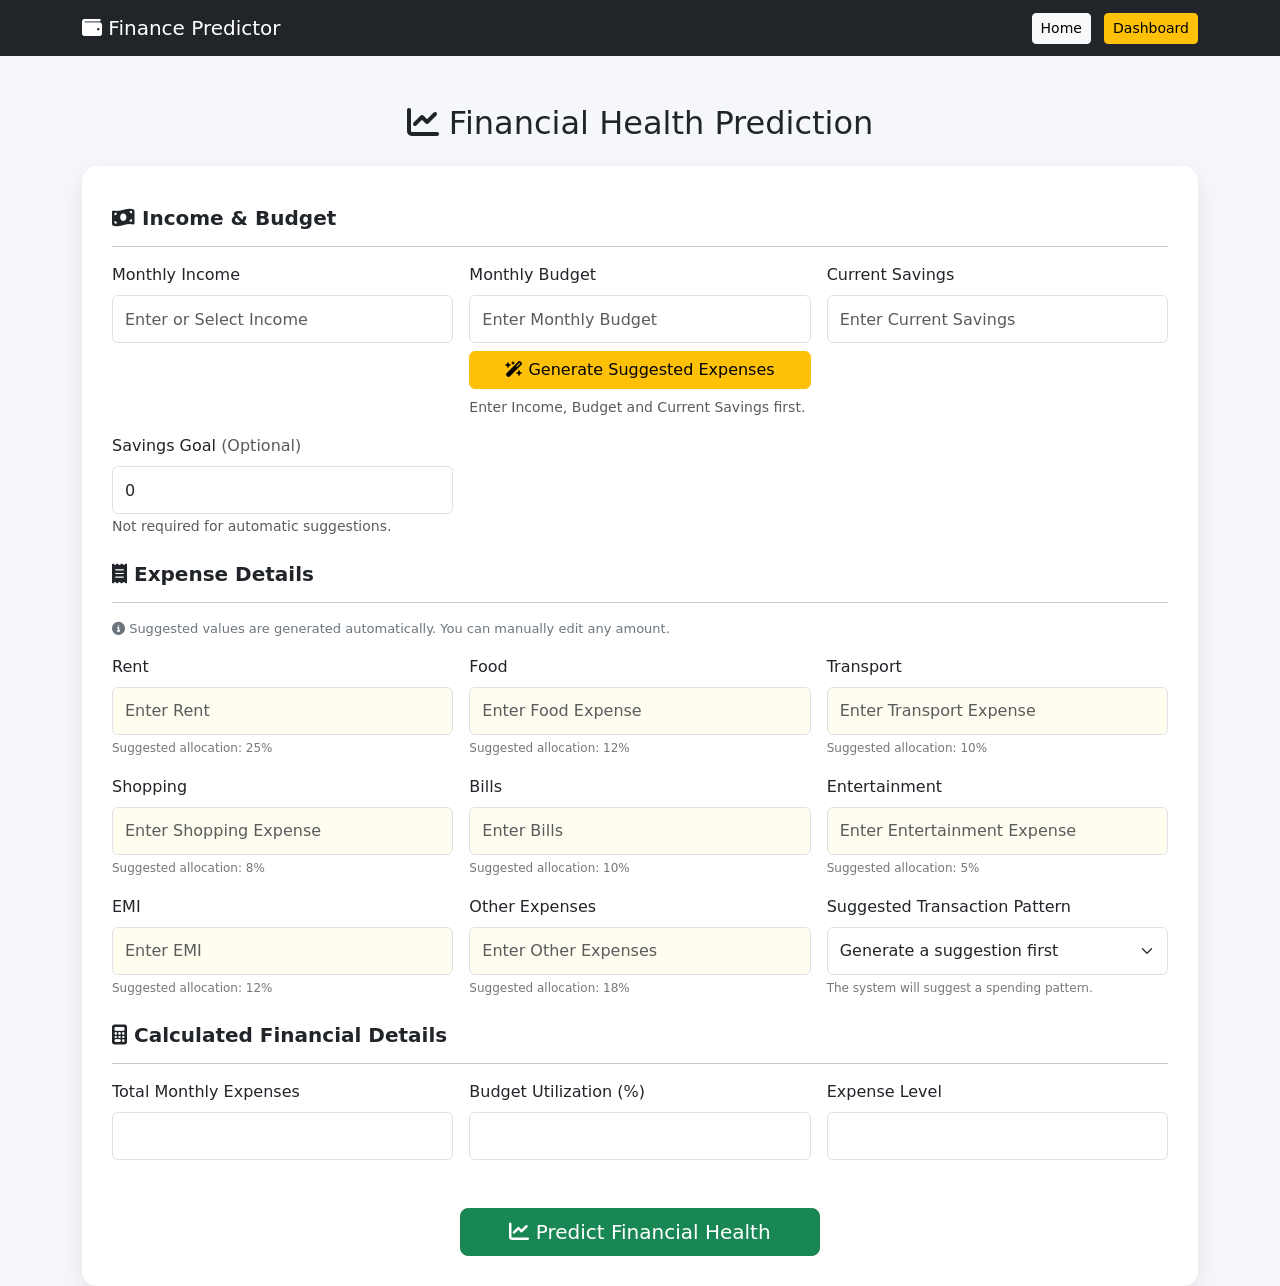
<file: templates/predict.html>
<!DOCTYPE html>
<html lang="en">

<head>

    <meta charset="UTF-8">

    <meta name="viewport"
          content="width=device-width, initial-scale=1.0">

    <title>Finance Prediction</title>

    <!-- Bootstrap -->
    <link
        href="https://cdn.jsdelivr.net/npm/bootstrap@5.3.3/dist/css/bootstrap.min.css"
        rel="stylesheet">

    <!-- Font Awesome -->
    <link
        rel="stylesheet"
        href="https://cdnjs.cloudflare.com/ajax/libs/font-awesome/6.5.2/css/all.min.css">


    <style>

        body {
            background: #f5f7fb;
        }


        form {
            background: #ffffff;
            padding: 30px;
            border-radius: 15px;
            box-shadow: 0 8px 25px rgba(0, 0, 0, 0.08);
        }


        .form-control,
        .form-select {
            height: 48px;
        }


        .section-title {
            font-weight: 600;
            margin-top: 10px;
            margin-bottom: 10px;
        }


        .suggestion-label {
            font-size: 12px;
            color: #777;
        }


        .manual-note {
            font-size: 13px;
            color: #6c757d;
        }


        #budgetMessage {
            display: none;
        }


        .suggested-field {
            background: #fffdf0;
        }

    </style>

</head>


<body>


<!-- =====================================================
     NAVBAR
===================================================== -->

<nav class="navbar navbar-dark bg-dark">

    <div class="container">

        <a class="navbar-brand" href="/">

            <i class="fa-solid fa-wallet"></i>

            Finance Predictor

        </a>


        <div>

            <a
                href="/"
                class="btn btn-light btn-sm me-2">

                Home

            </a>


            <a
                href="/dashboard"
                class="btn btn-warning btn-sm">

                Dashboard

            </a>

        </div>

    </div>

</nav>



<!-- =====================================================
     MAIN CONTAINER
===================================================== -->

<div class="container mt-5">


    <h2 class="text-center mb-4">

        <i class="fa-solid fa-chart-line"></i>

        Financial Health Prediction

    </h2>



    <!-- =================================================
         FORM
    ================================================== -->

    <form
        action="/predict"
        method="POST">


        <!-- =================================================
             INCOME & BUDGET
        ================================================== -->

        <h5 class="section-title">

            <i class="fa-solid fa-money-bill-wave"></i>

            Income & Budget

        </h5>

        <hr>


        <div class="row g-3">


            <!-- MONTHLY INCOME -->

            <div class="col-md-4">

                <label class="form-label">

                    Monthly Income

                </label>


                <input
                    type="number"
                    class="form-control"
                    name="Monthly_Income"
                    list="incomeList"
                    placeholder="Enter or Select Income"
                    min="0"
                    step="1"
                    required>


                <datalist id="incomeList">

                    <option value="5000">
                    <option value="10000">
                    <option value="15000">
                    <option value="20000">
                    <option value="25000">
                    <option value="30000">
                    <option value="40000">
                    <option value="50000">
                    <option value="60000">
                    <option value="70000">
                    <option value="80000">
                    <option value="90000">
                    <option value="100000">

                </datalist>

            </div>



            <!-- MONTHLY BUDGET -->

            <div class="col-md-4">

                <label class="form-label">

                    Monthly Budget

                </label>


                <input
                    type="number"
                    class="form-control"
                    name="Monthly_Budget"
                    placeholder="Enter Monthly Budget"
                    min="0"
                    step="1"
                    required>


                <button
                    type="button"
                    id="generateBudgetBtn"
                    class="btn btn-warning mt-2 w-100">

                    <i class="fa-solid fa-wand-magic-sparkles"></i>

                    Generate Suggested Expenses

                </button>


                <small class="text-muted d-block mt-2">

                    Enter Income, Budget and Current Savings first.

                </small>

            </div>



            <!-- CURRENT SAVINGS -->

            <div class="col-md-4">

                <label class="form-label">

                    Current Savings

                </label>


                <input
                    type="number"
                    class="form-control"
                    name="Current_Savings"
                    placeholder="Enter Current Savings"
                    min="0"
                    step="1"
                    required>

            </div>



            <!-- SAVINGS GOAL -->

            <div class="col-md-4">

                <label class="form-label">

                    Savings Goal

                    <span class="text-muted">

                        (Optional)

                    </span>

                </label>


                <input
                    type="number"
                    class="form-control"
                    name="Savings_Goal"
                    placeholder="Optional Savings Goal"
                    min="0"
                    step="1"
                    value="0">


                <small class="text-muted">

                    Not required for automatic suggestions.

                </small>

            </div>

        </div>



        <!-- =================================================
             SMART SUGGESTION MESSAGE
        ================================================== -->

        <div
            id="budgetMessage"
            class="alert alert-info mt-4">

        </div>



        <!-- =================================================
             EXPENSE DETAILS
        ================================================== -->

        <h5 class="section-title mt-4">

            <i class="fa-solid fa-receipt"></i>

            Expense Details

        </h5>

        <hr>


        <p class="manual-note">

            <i class="fa-solid fa-circle-info"></i>

            Suggested values are generated automatically.
            You can manually edit any amount.

        </p>


        <div class="row g-3">


            <!-- RENT -->

            <div class="col-md-4">

                <label class="form-label">

                    Rent

                </label>


                <input
                    type="number"
                    class="form-control expense suggested-field"
                    name="Rent"
                    placeholder="Enter Rent"
                    min="0"
                    step="1"
                    required>


                <small class="suggestion-label">

                    Suggested allocation: 25%

                </small>

            </div>



            <!-- FOOD -->

            <div class="col-md-4">

                <label class="form-label">

                    Food

                </label>


                <input
                    type="number"
                    class="form-control expense suggested-field"
                    name="Food"
                    placeholder="Enter Food Expense"
                    min="0"
                    step="1"
                    required>


                <small class="suggestion-label">

                    Suggested allocation: 12%

                </small>

            </div>



            <!-- TRANSPORT -->

            <div class="col-md-4">

                <label class="form-label">

                    Transport

                </label>


                <input
                    type="number"
                    class="form-control expense suggested-field"
                    name="Transport"
                    placeholder="Enter Transport Expense"
                    min="0"
                    step="1"
                    required>


                <small class="suggestion-label">

                    Suggested allocation: 10%

                </small>

            </div>



            <!-- SHOPPING -->

            <div class="col-md-4">

                <label class="form-label">

                    Shopping

                </label>


                <input
                    type="number"
                    class="form-control expense suggested-field"
                    name="Shopping"
                    placeholder="Enter Shopping Expense"
                    min="0"
                    step="1"
                    required>


                <small class="suggestion-label">

                    Suggested allocation: 8%

                </small>

            </div>



            <!-- BILLS -->

            <div class="col-md-4">

                <label class="form-label">

                    Bills

                </label>


                <input
                    type="number"
                    class="form-control expense suggested-field"
                    name="Bills"
                    placeholder="Enter Bills"
                    min="0"
                    step="1"
                    required>


                <small class="suggestion-label">

                    Suggested allocation: 10%

                </small>

            </div>



            <!-- ENTERTAINMENT -->

            <div class="col-md-4">

                <label class="form-label">

                    Entertainment

                </label>


                <input
                    type="number"
                    class="form-control expense suggested-field"
                    name="Entertainment"
                    placeholder="Enter Entertainment Expense"
                    min="0"
                    step="1"
                    required>


                <small class="suggestion-label">

                    Suggested allocation: 5%

                </small>

            </div>



            <!-- EMI -->

            <div class="col-md-4">

                <label class="form-label">

                    EMI

                </label>


                <input
                    type="number"
                    class="form-control expense suggested-field"
                    name="EMI"
                    placeholder="Enter EMI"
                    min="0"
                    step="1"
                    required>


                <small class="suggestion-label">

                    Suggested allocation: 12%

                </small>

            </div>



            <!-- OTHER EXPENSES -->

            <div class="col-md-4">

                <label class="form-label">

                    Other Expenses

                </label>


                <input
                    type="number"
                    class="form-control expense suggested-field"
                    name="Other_Expenses"
                    placeholder="Enter Other Expenses"
                    min="0"
                    step="1"
                    required>


                <small class="suggestion-label">

                    Suggested allocation: 18%

                </small>

            </div>



            <!-- =================================================
                 TRANSACTION HISTORY
            ================================================== -->

            <div class="col-md-4">

                <label class="form-label">

                    Suggested Transaction Pattern

                </label>


                <select
                    class="form-select"
                    id="Transaction_History"
                    name="Transaction_History"
                    required>


                    <option value="">

                        Generate a suggestion first

                    </option>


                    <option value="Mostly Essential Expenses">

                        Mostly Essential Expenses

                    </option>


                    <option value="Balanced Spending Pattern">

                        Balanced Spending Pattern

                    </option>


                    <option value="Frequent Online Purchases">

                        Frequent Online Purchases

                    </option>


                    <option value="Frequent Food & Shopping Expenses">

                        Frequent Food & Shopping Expenses

                    </option>


                    <option value="High Entertainment Spending">

                        High Entertainment Spending

                    </option>


                    <option value="High Travel Expenses">

                        High Travel Expenses

                    </option>


                    <option value="Investment-Oriented Spending">

                        Investment-Oriented Spending

                    </option>


                    <option value="Low Transaction Activity">

                        Low Transaction Activity

                    </option>

                </select>


                <small
                    id="transactionSuggestionText"
                    class="suggestion-label">

                    The system will suggest a spending pattern.

                </small>

            </div>

        </div>



        <!-- =================================================
             CALCULATED FINANCIAL DETAILS
        ================================================== -->

        <h5 class="section-title mt-4">

            <i class="fa-solid fa-calculator"></i>

            Calculated Financial Details

        </h5>

        <hr>


        <div class="row g-3">


            <!-- TOTAL MONTHLY EXPENSES -->

            <div class="col-md-4">

                <label class="form-label">

                    Total Monthly Expenses

                </label>


                <input
                    type="number"
                    id="Total_Monthly_Expenses"
                    class="form-control"
                    name="Total_Monthly_Expenses"
                    readonly>

            </div>



            <!-- BUDGET UTILIZATION -->

            <div class="col-md-4">

                <label class="form-label">

                    Budget Utilization (%)

                </label>


                <input
                    type="number"
                    id="Budget_Utilization"
                    class="form-control"
                    name="Budget_Utilization"
                    readonly>

            </div>



            <!-- EXPENSE LEVEL -->

            <div class="col-md-4">

                <label class="form-label">

                    Expense Level

                </label>


                <input
                    type="text"
                    id="Expense_Level"
                    class="form-control"
                    readonly>

            </div>

        </div>



        <!-- =================================================
             PREDICT BUTTON
        ================================================== -->

        <div class="text-center mt-5">

            <button
                type="submit"
                class="btn btn-success btn-lg px-5">

                <i class="fa-solid fa-chart-line"></i>

                Predict Financial Health

            </button>

        </div>


    </form>

</div>



<!-- =====================================================
     BOOTSTRAP JAVASCRIPT
===================================================== -->

<script
    src="https://cdn.jsdelivr.net/npm/bootstrap@5.3.3/dist/js/bootstrap.bundle.min.js">
</script>



<script>


/* =========================================================
   CALCULATE TOTAL EXPENSES
========================================================= */

function calculateFinance() {


    const budget =
        Number(
            document.getElementsByName(
                "Monthly_Budget"
            )[0].value
        ) || 0;


    const rent =
        Number(
            document.getElementsByName(
                "Rent"
            )[0].value
        ) || 0;


    const food =
        Number(
            document.getElementsByName(
                "Food"
            )[0].value
        ) || 0;


    const transport =
        Number(
            document.getElementsByName(
                "Transport"
            )[0].value
        ) || 0;


    const shopping =
        Number(
            document.getElementsByName(
                "Shopping"
            )[0].value
        ) || 0;


    const bills =
        Number(
            document.getElementsByName(
                "Bills"
            )[0].value
        ) || 0;


    const entertainment =
        Number(
            document.getElementsByName(
                "Entertainment"
            )[0].value
        ) || 0;


    const emi =
        Number(
            document.getElementsByName(
                "EMI"
            )[0].value
        ) || 0;


    const other =
        Number(
            document.getElementsByName(
                "Other_Expenses"
            )[0].value
        ) || 0;



    /* =====================================================
       TOTAL EXPENSES
    ===================================================== */

    const totalExpenses =
        rent +
        food +
        transport +
        shopping +
        bills +
        entertainment +
        emi +
        other;


    document.getElementById(
        "Total_Monthly_Expenses"
    ).value = totalExpenses;



    /* =====================================================
       BUDGET UTILIZATION
    ===================================================== */

    let utilization = 0;


    if (budget > 0) {

        utilization =
            (totalExpenses / budget) * 100;

    }


    document.getElementById(
        "Budget_Utilization"
    ).value =
        utilization.toFixed(2);



    /* =====================================================
       EXPENSE LEVEL
    ===================================================== */

    let level = "";


    if (utilization < 50) {

        level = "Low";

    }

    else if (utilization <= 80) {

        level = "Medium";

    }

    else {

        level = "High";

    }


    document.getElementById(
        "Expense_Level"
    ).value = level;

}



/* =========================================================
   SUGGEST TRANSACTION HISTORY
========================================================= */

function suggestTransactionHistory(
    income,
    budget,
    currentSavings
) {


    /*
       Calculate the budget percentage of income.

       Example:

       Income = ₹50,000
       Budget = ₹40,000

       Budget ratio = 80%
    */

    const budgetRatio =
        income > 0
            ? budget / income
            : 0;



    /*
       Calculate current savings percentage.
    */

    const savingsRatio =
        income > 0
            ? currentSavings / income
            : 0;



    /*
       Get suggested expense values.
    */

    const rent =
        Number(
            document.getElementsByName(
                "Rent"
            )[0].value
        ) || 0;


    const food =
        Number(
            document.getElementsByName(
                "Food"
            )[0].value
        ) || 0;


    const transport =
        Number(
            document.getElementsByName(
                "Transport"
            )[0].value
        ) || 0;


    const shopping =
        Number(
            document.getElementsByName(
                "Shopping"
            )[0].value
        ) || 0;


    const bills =
        Number(
            document.getElementsByName(
                "Bills"
            )[0].value
        ) || 0;


    const entertainment =
        Number(
            document.getElementsByName(
                "Entertainment"
            )[0].value
        ) || 0;


    const emi =
        Number(
            document.getElementsByName(
                "EMI"
            )[0].value
        ) || 0;



    /*
       Calculate total suggested expenses.
    */

    const totalExpenses =
        rent +
        food +
        transport +
        shopping +
        bills +
        entertainment +
        emi +
        (
            Number(
                document.getElementsByName(
                    "Other_Expenses"
                )[0].value
            ) || 0
        );



    /*
       Calculate category percentages.
    */

    let suggestedPattern =
        "Balanced Spending Pattern";



    /*
       Rule 1:
       If the user's budget is relatively low
       compared with income, suggest lower
       transaction activity.
    */

    if (
        budgetRatio <= 0.60
    ) {

        suggestedPattern =
            "Low Transaction Activity";

    }



    /*
       Rule 2:
       If current savings are high compared
       with monthly income, suggest
       investment-oriented spending.
    */

    else if (
        savingsRatio >= 0.30
    ) {

        suggestedPattern =
            "Investment-Oriented Spending";

    }



    /*
       Rule 3:
       High entertainment spending.
    */

    else if (
        totalExpenses > 0 &&
        entertainment / totalExpenses >= 0.12
    ) {

        suggestedPattern =
            "High Entertainment Spending";

    }



    /*
       Rule 4:
       High transport spending.
    */

    else if (
        totalExpenses > 0 &&
        transport / totalExpenses >= 0.15
    ) {

        suggestedPattern =
            "High Travel Expenses";

    }



    /*
       Rule 5:
       High food + shopping spending.
    */

    else if (
        totalExpenses > 0 &&
        (food + shopping) / totalExpenses >= 0.30
    ) {

        suggestedPattern =
            "Frequent Food & Shopping Expenses";

    }



    /*
       Rule 6:
       High shopping spending.
    */

    else if (
        totalExpenses > 0 &&
        shopping / totalExpenses >= 0.15
    ) {

        suggestedPattern =
            "Frequent Online Purchases";

    }



    /*
       Rule 7:
       Essential expenses dominate.
    */

    else if (
        totalExpenses > 0 &&
        (
            rent +
            food +
            bills +
            emi
        ) / totalExpenses >= 0.70
    ) {

        suggestedPattern =
            "Mostly Essential Expenses";

    }



    /*
       Put suggestion into dropdown.
    */

    const transactionSelect =
        document.getElementById(
            "Transaction_History"
        );


    transactionSelect.value =
        suggestedPattern;



    /*
       Display explanation.
    */

    const suggestionText =
        document.getElementById(
            "transactionSuggestionText"
        );


    suggestionText.innerHTML =
        "<strong>Suggested:</strong> " +
        suggestedPattern +
        " — you can change it manually.";

}



/* =========================================================
   GENERATE SMART BUDGET
========================================================= */

function generateSuggestedBudget() {


    /* =====================================================
       GET MAIN INPUTS
    ===================================================== */

    const income =
        Number(
            document.getElementsByName(
                "Monthly_Income"
            )[0].value
        ) || 0;


    const budget =
        Number(
            document.getElementsByName(
                "Monthly_Budget"
            )[0].value
        ) || 0;


    const currentSavings =
        Number(
            document.getElementsByName(
                "Current_Savings"
            )[0].value
        ) || 0;



    /* =====================================================
       VALIDATE INCOME
    ===================================================== */

    if (income <= 0) {

        alert(
            "Please enter your Monthly Income first."
        );

        return;

    }



    /* =====================================================
       VALIDATE BUDGET
    ===================================================== */

    if (budget <= 0) {

        alert(
            "Please enter your Monthly Budget first."
        );

        return;

    }



    /* =====================================================
       CHECK BUDGET
    ===================================================== */

    if (budget > income) {

        const continueChoice =
            confirm(

                "Your Monthly Budget is greater than " +
                "your Monthly Income.\n\n" +

                "Do you still want to generate " +
                "suggested expenses?"

            );


        if (!continueChoice) {

            return;

        }

    }



    /*
       Current savings is retained as financial
       information and is also used when suggesting
       the transaction pattern.

       It does NOT directly reduce the monthly
       expense budget.
    */



    /* =====================================================
       EXPENSE BUDGET
    ===================================================== */

    const suggestedExpenseBudget =
        Math.min(
            budget,
            income
        );



    /* =====================================================
       EXPENSE ALLOCATION PERCENTAGES

       Total = 100%
    ===================================================== */

    const percentages = {

        Rent: 25,

        Food: 12,

        Transport: 10,

        Shopping: 8,

        Bills: 10,

        Entertainment: 5,

        EMI: 12,

        Other_Expenses: 18

    };



    /* =====================================================
       CALCULATE EXPENSE AMOUNTS
    ===================================================== */

    const rentAmount =
        Math.round(
            suggestedExpenseBudget *
            percentages.Rent /
            100
        );


    const foodAmount =
        Math.round(
            suggestedExpenseBudget *
            percentages.Food /
            100
        );


    const transportAmount =
        Math.round(
            suggestedExpenseBudget *
            percentages.Transport /
            100
        );


    const shoppingAmount =
        Math.round(
            suggestedExpenseBudget *
            percentages.Shopping /
            100
        );


    const billsAmount =
        Math.round(
            suggestedExpenseBudget *
            percentages.Bills /
            100
        );


    const entertainmentAmount =
        Math.round(
            suggestedExpenseBudget *
            percentages.Entertainment /
            100
        );


    const emiAmount =
        Math.round(
            suggestedExpenseBudget *
            percentages.EMI /
            100
        );


    const otherAmount =
        Math.round(
            suggestedExpenseBudget *
            percentages.Other_Expenses /
            100
        );



    /* =====================================================
       FILL EXPENSE FIELDS
    ===================================================== */

    document.getElementsByName(
        "Rent"
    )[0].value = rentAmount;


    document.getElementsByName(
        "Food"
    )[0].value = foodAmount;


    document.getElementsByName(
        "Transport"
    )[0].value = transportAmount;


    document.getElementsByName(
        "Shopping"
    )[0].value = shoppingAmount;


    document.getElementsByName(
        "Bills"
    )[0].value = billsAmount;


    document.getElementsByName(
        "Entertainment"
    )[0].value = entertainmentAmount;


    document.getElementsByName(
        "EMI"
    )[0].value = emiAmount;


    document.getElementsByName(
        "Other_Expenses"
    )[0].value = otherAmount;



    /* =====================================================
       CALCULATE TOTALS
    ===================================================== */

    calculateFinance();



    /* =====================================================
       SUGGEST TRANSACTION HISTORY
    ===================================================== */

    suggestTransactionHistory(
        income,
        budget,
        currentSavings
    );



    /* =====================================================
       DISPLAY SUCCESS MESSAGE
    ===================================================== */

    const message =
        document.getElementById(
            "budgetMessage"
        );


    message.style.display =
        "block";


    message.innerHTML =

        "<strong>" +

        "<i class='fa-solid fa-wand-magic-sparkles'></i> " +

        "Smart Budget Generated Successfully!" +

        "</strong><br>" +

        "₹" +

        suggestedExpenseBudget.toLocaleString(
            "en-IN"
        ) +

        " has been distributed across your " +

        "expense categories." +

        "<br>" +

        "<strong>Transaction Pattern:</strong> " +

        document.getElementById(
            "Transaction_History"
        ).value +

        "<br>" +

        "<small>" +

        "You can manually edit the expense amounts " +

        "or change the transaction pattern." +

        "</small>";

}



/* =========================================================
   PAGE INITIALIZATION
========================================================= */

document.addEventListener(
    "DOMContentLoaded",
    function () {


        /* =================================================
           EXPENSE INPUTS
        ================================================= */

        const expenseInputs =
            document.querySelectorAll(
                ".expense"
            );


        expenseInputs.forEach(
            function (input) {

                input.addEventListener(
                    "input",
                    calculateFinance
                );

            }
        );



        /* =================================================
           MONTHLY BUDGET
        ================================================= */

        const budgetInput =
            document.querySelector(
                "input[name='Monthly_Budget']"
            );


        budgetInput.addEventListener(
            "input",
            calculateFinance
        );



        /* =================================================
           GENERATE BUTTON
        ================================================= */

        const generateButton =
            document.getElementById(
                "generateBudgetBtn"
            );


        generateButton.addEventListener(
            "click",
            generateSuggestedBudget
        );


    }

);

</script>


</body>

</html>
</file>
